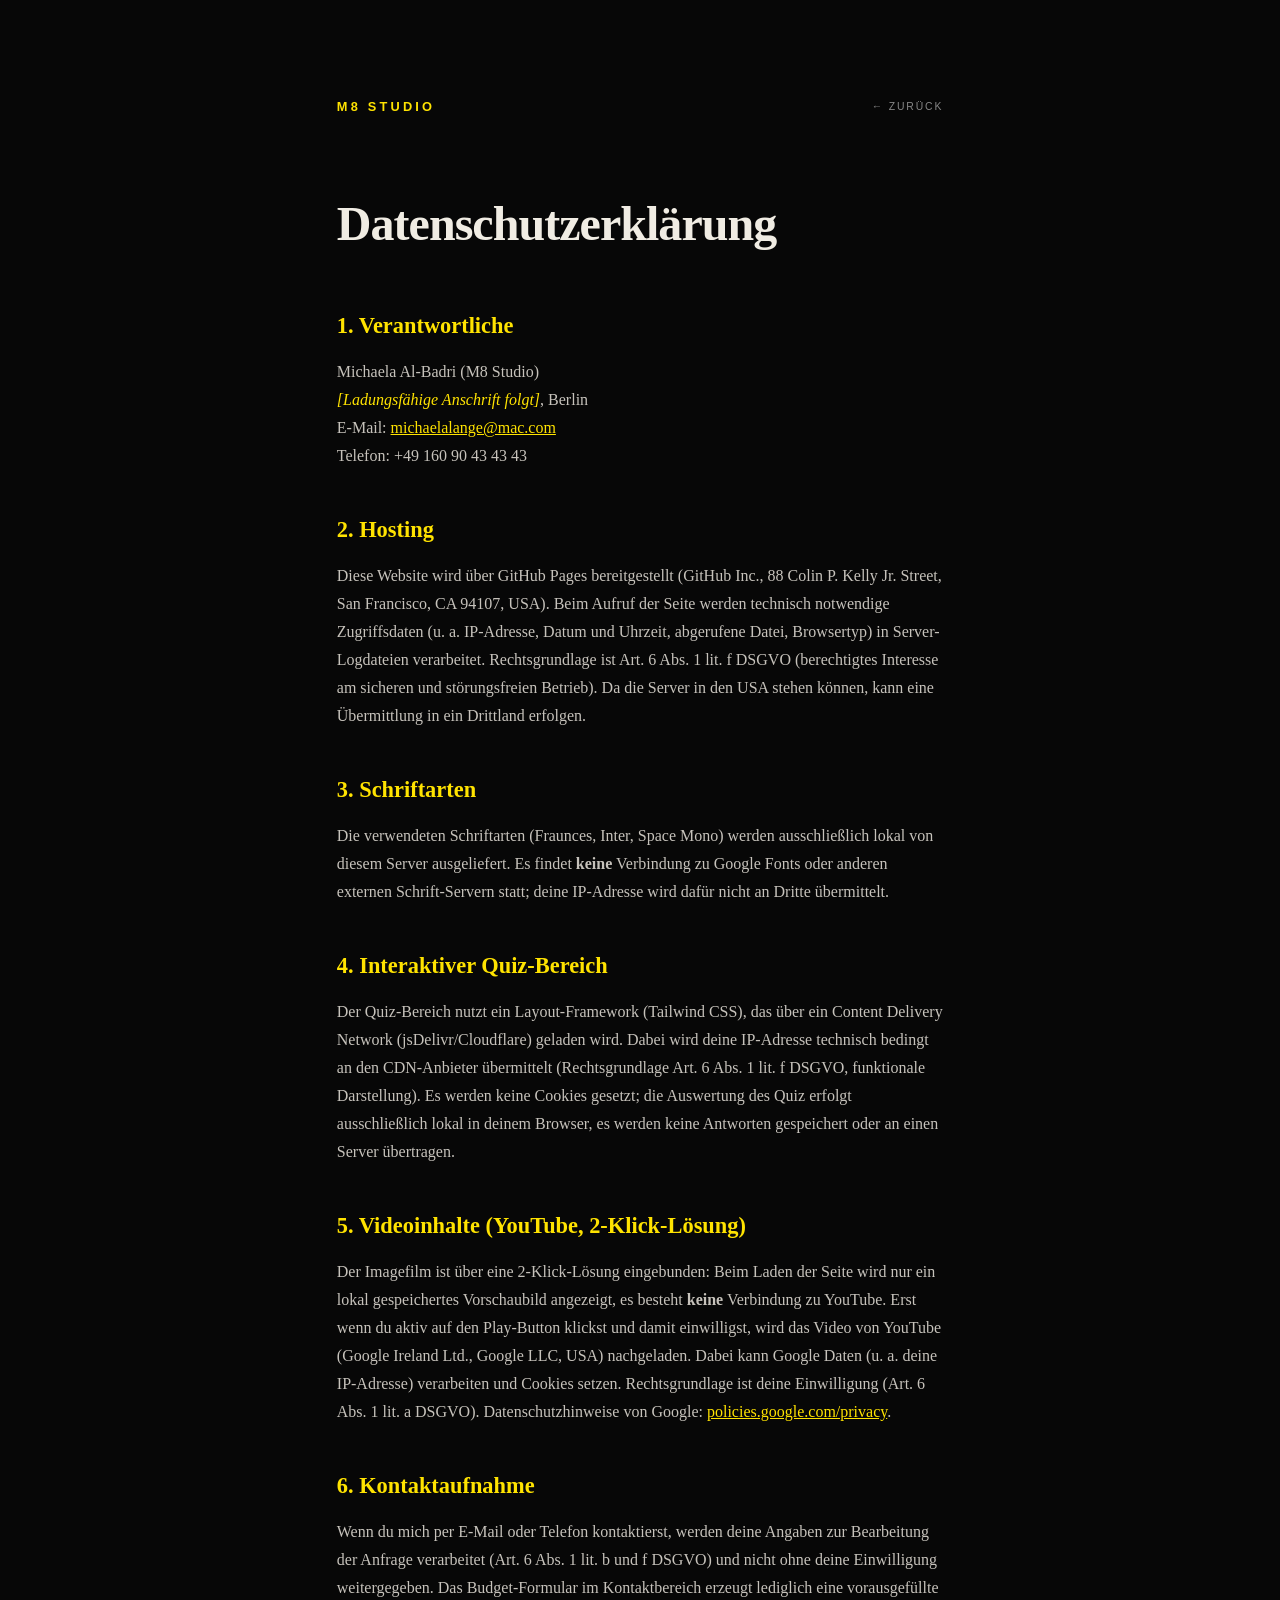
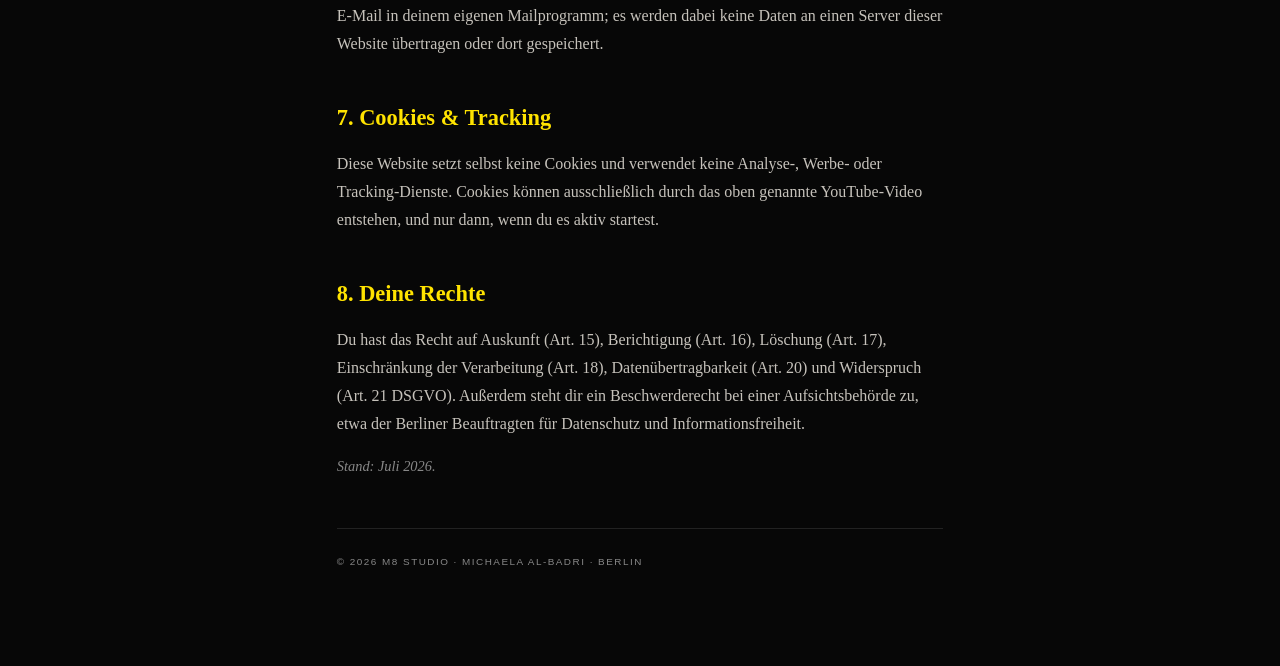
<file: datenschutz.html>
<!DOCTYPE html>
<html lang="de">
<head>
<meta charset="UTF-8">
<meta name="viewport" content="width=device-width, initial-scale=1.0">
<title>Datenschutzerklärung · M8 Studio</title>
<meta name="robots" content="noindex, follow">
<style>
*,*::before,*::after{box-sizing:border-box;margin:0;padding:0}
:root{--black:#070707;--white:#f0ece3;--gold:#FFE300;--muted:#888;--pad:clamp(1.4rem,6vw,6rem)}
body{background:var(--black);color:var(--white);font-family:Georgia,serif;line-height:1.75;-webkit-font-smoothing:antialiased}
.wrap{max-width:760px;margin:0 auto;padding:clamp(3rem,8vw,6rem) var(--pad)}
.top{display:flex;justify-content:space-between;align-items:center;margin-bottom:clamp(2.5rem,5vw,4rem);flex-wrap:wrap;gap:1rem}
.brand{font-family:'Helvetica Neue',Arial,sans-serif;font-weight:700;letter-spacing:0.25em;color:var(--gold);font-size:0.8rem}
.back{font-family:'Helvetica Neue',Arial,sans-serif;font-size:0.65rem;letter-spacing:0.18em;text-transform:uppercase;color:var(--muted);text-decoration:none}
.back:hover{color:var(--gold)}
h1{font-size:clamp(2rem,6vw,3rem);font-weight:900;letter-spacing:-0.02em;margin-bottom:2.5rem}
h2{font-size:clamp(1.1rem,2.5vw,1.4rem);font-weight:700;color:var(--gold);margin:2.5rem 0 0.8rem}
p{color:rgba(240,236,227,0.82);margin-bottom:1rem;font-size:1rem}
ul{margin:0 0 1rem 1.2rem;color:rgba(240,236,227,0.82)}
li{margin-bottom:0.4rem}
a{color:var(--gold)}
.note{color:var(--muted);font-style:italic;font-size:0.9rem}
.pending{color:var(--gold);font-style:italic}
footer{border-top:1px solid #222;margin-top:3rem;padding-top:1.5rem;font-family:'Helvetica Neue',Arial,sans-serif;font-size:0.62rem;letter-spacing:0.15em;text-transform:uppercase;color:var(--muted)}
</style>
</head>
<body>
<div class="wrap">
  <div class="top"><span class="brand">M8&nbsp;STUDIO</span><a class="back" href="index.html">← Zurück</a></div>
  <h1>Datenschutzerklärung</h1>

  <h2>1. Verantwortliche</h2>
  <p>Michaela Al-Badri (M8 Studio)<br>
  <span class="pending">[Ladungsfähige Anschrift folgt]</span>, Berlin<br>
  E-Mail: <a href="mailto:michaelalange@mac.com">michaelalange@mac.com</a><br>
  Telefon: +49 160 90 43 43 43</p>

  <h2>2. Hosting</h2>
  <p>Diese Website wird über GitHub Pages bereitgestellt (GitHub Inc., 88 Colin P. Kelly Jr. Street, San Francisco, CA 94107, USA). Beim Aufruf der Seite werden technisch notwendige Zugriffsdaten (u. a. IP-Adresse, Datum und Uhrzeit, abgerufene Datei, Browsertyp) in Server-Logdateien verarbeitet. Rechtsgrundlage ist Art. 6 Abs. 1 lit. f DSGVO (berechtigtes Interesse am sicheren und störungsfreien Betrieb). Da die Server in den USA stehen können, kann eine Übermittlung in ein Drittland erfolgen.</p>

  <h2>3. Schriftarten</h2>
  <p>Die verwendeten Schriftarten (Fraunces, Inter, Space&nbsp;Mono) werden ausschließlich lokal von diesem Server ausgeliefert. Es findet <strong>keine</strong> Verbindung zu Google Fonts oder anderen externen Schrift-Servern statt; deine IP-Adresse wird dafür nicht an Dritte übermittelt.</p>

  <h2>4. Interaktiver Quiz-Bereich</h2>
  <p>Der Quiz-Bereich nutzt ein Layout-Framework (Tailwind CSS), das über ein Content Delivery Network (jsDelivr/Cloudflare) geladen wird. Dabei wird deine IP-Adresse technisch bedingt an den CDN-Anbieter übermittelt (Rechtsgrundlage Art. 6 Abs. 1 lit. f DSGVO, funktionale Darstellung). Es werden keine Cookies gesetzt; die Auswertung des Quiz erfolgt ausschließlich lokal in deinem Browser, es werden keine Antworten gespeichert oder an einen Server übertragen.</p>

  <h2>5. Videoinhalte (YouTube, 2-Klick-Lösung)</h2>
  <p>Der Imagefilm ist über eine 2-Klick-Lösung eingebunden: Beim Laden der Seite wird nur ein lokal gespeichertes Vorschaubild angezeigt, es besteht <strong>keine</strong> Verbindung zu YouTube. Erst wenn du aktiv auf den Play-Button klickst und damit einwilligst, wird das Video von YouTube (Google Ireland Ltd., Google LLC, USA) nachgeladen. Dabei kann Google Daten (u.&nbsp;a. deine IP-Adresse) verarbeiten und Cookies setzen. Rechtsgrundlage ist deine Einwilligung (Art. 6 Abs. 1 lit. a DSGVO). Datenschutzhinweise von Google: <a href="https://policies.google.com/privacy" target="_blank" rel="noopener">policies.google.com/privacy</a>.</p>

  <h2>6. Kontaktaufnahme</h2>
  <p>Wenn du mich per E-Mail oder Telefon kontaktierst, werden deine Angaben zur Bearbeitung der Anfrage verarbeitet (Art. 6 Abs. 1 lit. b und f DSGVO) und nicht ohne deine Einwilligung weitergegeben. Das Budget-Formular im Kontaktbereich erzeugt lediglich eine vorausgefüllte E-Mail in deinem eigenen Mailprogramm; es werden dabei keine Daten an einen Server dieser Website übertragen oder dort gespeichert.</p>

  <h2>7. Cookies &amp; Tracking</h2>
  <p>Diese Website setzt selbst keine Cookies und verwendet keine Analyse-, Werbe- oder Tracking-Dienste. Cookies können ausschließlich durch das oben genannte YouTube-Video entstehen, und nur dann, wenn du es aktiv startest.</p>

  <h2>8. Deine Rechte</h2>
  <p>Du hast das Recht auf Auskunft (Art. 15), Berichtigung (Art. 16), Löschung (Art. 17), Einschränkung der Verarbeitung (Art. 18), Datenübertragbarkeit (Art. 20) und Widerspruch (Art. 21 DSGVO). Außerdem steht dir ein Beschwerderecht bei einer Aufsichtsbehörde zu, etwa der Berliner Beauftragten für Datenschutz und Informationsfreiheit.</p>

  <p class="note">Stand: Juli 2026.</p>
  <footer>© 2026 M8 Studio · Michaela Al-Badri · Berlin</footer>
</div>
</body>
</html>
</file>
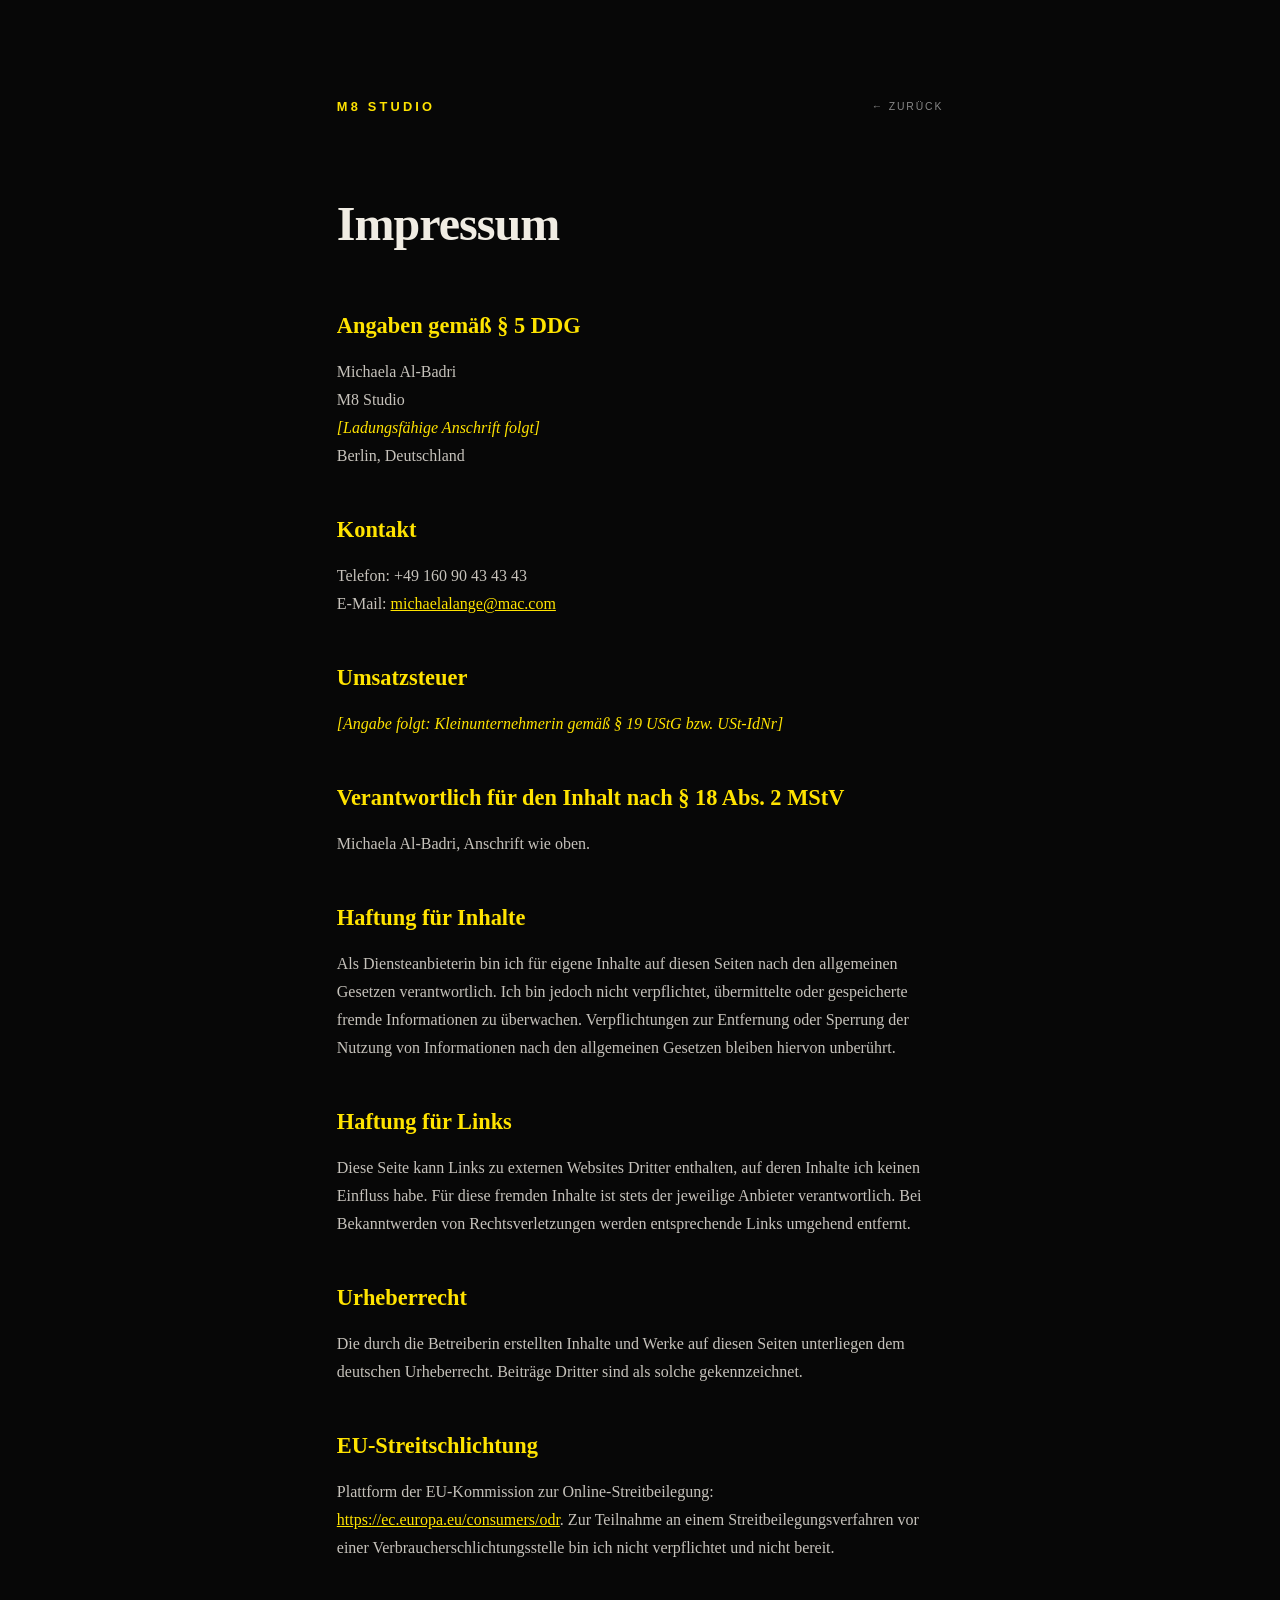
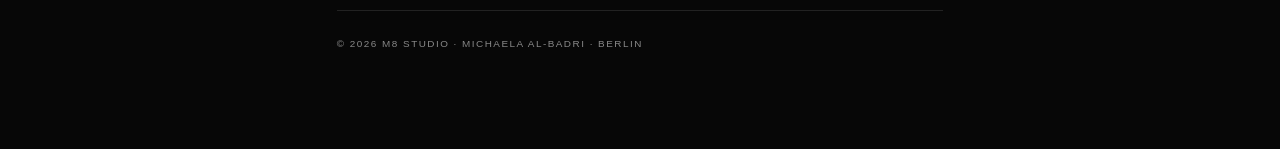
<file: impressum.html>
<!DOCTYPE html>
<html lang="de">
<head>
<meta charset="UTF-8">
<meta name="viewport" content="width=device-width, initial-scale=1.0">
<title>Impressum · M8 Studio</title>
<meta name="robots" content="noindex, follow">
<style>
*,*::before,*::after{box-sizing:border-box;margin:0;padding:0}
:root{--black:#070707;--white:#f0ece3;--gold:#FFE300;--muted:#888;--pad:clamp(1.4rem,6vw,6rem)}
body{background:var(--black);color:var(--white);font-family:Georgia,serif;line-height:1.75;-webkit-font-smoothing:antialiased}
.wrap{max-width:760px;margin:0 auto;padding:clamp(3rem,8vw,6rem) var(--pad)}
.top{display:flex;justify-content:space-between;align-items:center;margin-bottom:clamp(2.5rem,5vw,4rem);flex-wrap:wrap;gap:1rem}
.brand{font-family:'Helvetica Neue',Arial,sans-serif;font-weight:700;letter-spacing:0.25em;color:var(--gold);font-size:0.8rem}
.back{font-family:'Helvetica Neue',Arial,sans-serif;font-size:0.65rem;letter-spacing:0.18em;text-transform:uppercase;color:var(--muted);text-decoration:none}
.back:hover{color:var(--gold)}
h1{font-size:clamp(2rem,6vw,3rem);font-weight:900;letter-spacing:-0.02em;margin-bottom:2.5rem}
h2{font-size:clamp(1.1rem,2.5vw,1.4rem);font-weight:700;color:var(--gold);margin:2.5rem 0 0.8rem}
p{color:rgba(240,236,227,0.82);margin-bottom:1rem;font-size:1rem}
a{color:var(--gold)}
.pending{color:var(--gold);font-style:italic}
.note{color:var(--muted);font-style:italic;font-size:0.9rem}
footer{border-top:1px solid #222;margin-top:3rem;padding-top:1.5rem;font-family:'Helvetica Neue',Arial,sans-serif;font-size:0.62rem;letter-spacing:0.15em;text-transform:uppercase;color:var(--muted)}
</style>
</head>
<body>
<div class="wrap">
  <div class="top"><span class="brand">M8&nbsp;STUDIO</span><a class="back" href="index.html">← Zurück</a></div>
  <h1>Impressum</h1>

  <h2>Angaben gemäß § 5 DDG</h2>
  <p>Michaela Al-Badri<br>
  M8 Studio<br>
  <span class="pending">[Ladungsfähige Anschrift folgt]</span><br>
  Berlin, Deutschland</p>

  <h2>Kontakt</h2>
  <p>Telefon: +49 160 90 43 43 43<br>
  E-Mail: <a href="mailto:michaelalange@mac.com">michaelalange@mac.com</a></p>

  <h2>Umsatzsteuer</h2>
  <p><span class="pending">[Angabe folgt: Kleinunternehmerin gemäß § 19 UStG bzw. USt-IdNr]</span></p>

  <h2>Verantwortlich für den Inhalt nach § 18 Abs. 2 MStV</h2>
  <p>Michaela Al-Badri, Anschrift wie oben.</p>

  <h2>Haftung für Inhalte</h2>
  <p>Als Diensteanbieterin bin ich für eigene Inhalte auf diesen Seiten nach den allgemeinen Gesetzen verantwortlich. Ich bin jedoch nicht verpflichtet, übermittelte oder gespeicherte fremde Informationen zu überwachen. Verpflichtungen zur Entfernung oder Sperrung der Nutzung von Informationen nach den allgemeinen Gesetzen bleiben hiervon unberührt.</p>

  <h2>Haftung für Links</h2>
  <p>Diese Seite kann Links zu externen Websites Dritter enthalten, auf deren Inhalte ich keinen Einfluss habe. Für diese fremden Inhalte ist stets der jeweilige Anbieter verantwortlich. Bei Bekanntwerden von Rechtsverletzungen werden entsprechende Links umgehend entfernt.</p>

  <h2>Urheberrecht</h2>
  <p>Die durch die Betreiberin erstellten Inhalte und Werke auf diesen Seiten unterliegen dem deutschen Urheberrecht. Beiträge Dritter sind als solche gekennzeichnet.</p>

  <h2>EU-Streitschlichtung</h2>
  <p>Plattform der EU-Kommission zur Online-Streitbeilegung: <a href="https://ec.europa.eu/consumers/odr" target="_blank" rel="noopener">https://ec.europa.eu/consumers/odr</a>. Zur Teilnahme an einem Streitbeilegungsverfahren vor einer Verbraucherschlichtungsstelle bin ich nicht verpflichtet und nicht bereit.</p>

  <footer>© 2026 M8 Studio · Michaela Al-Badri · Berlin</footer>
</div>
</body>
</html>
</file>
